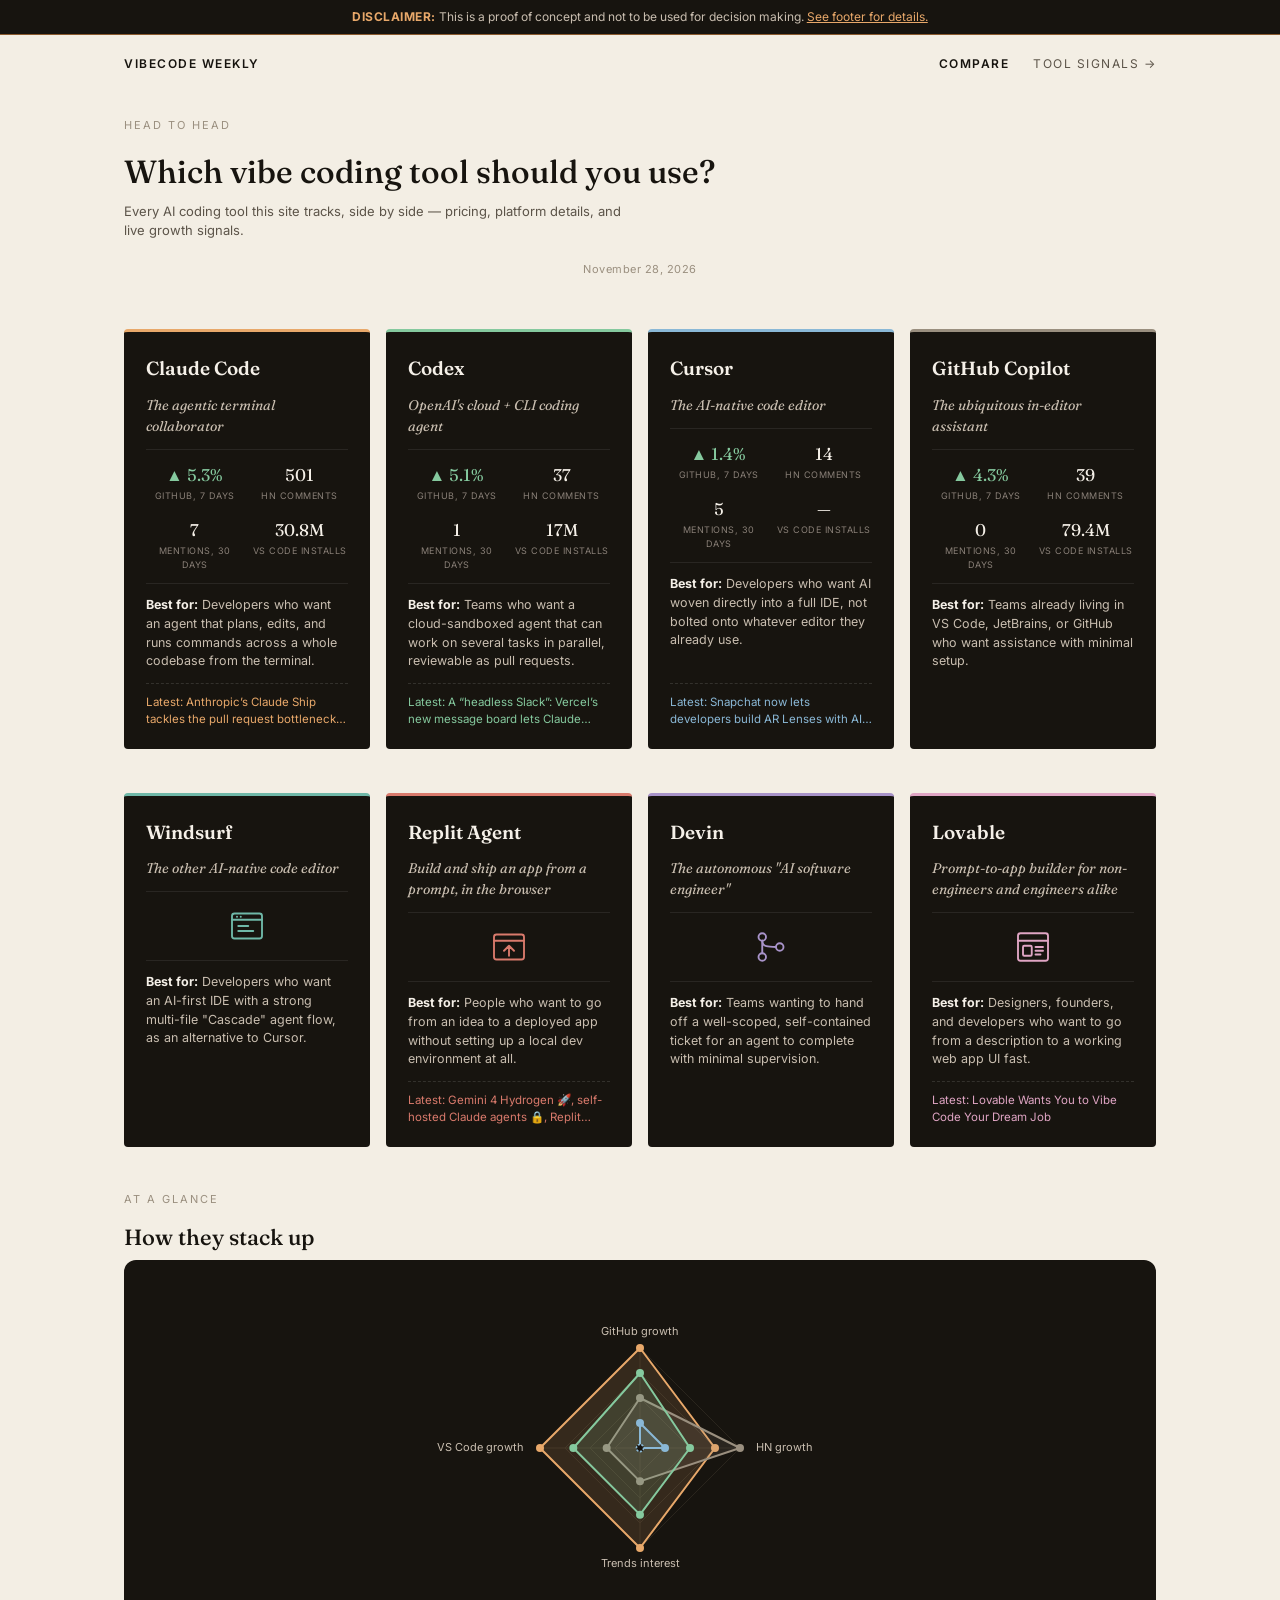
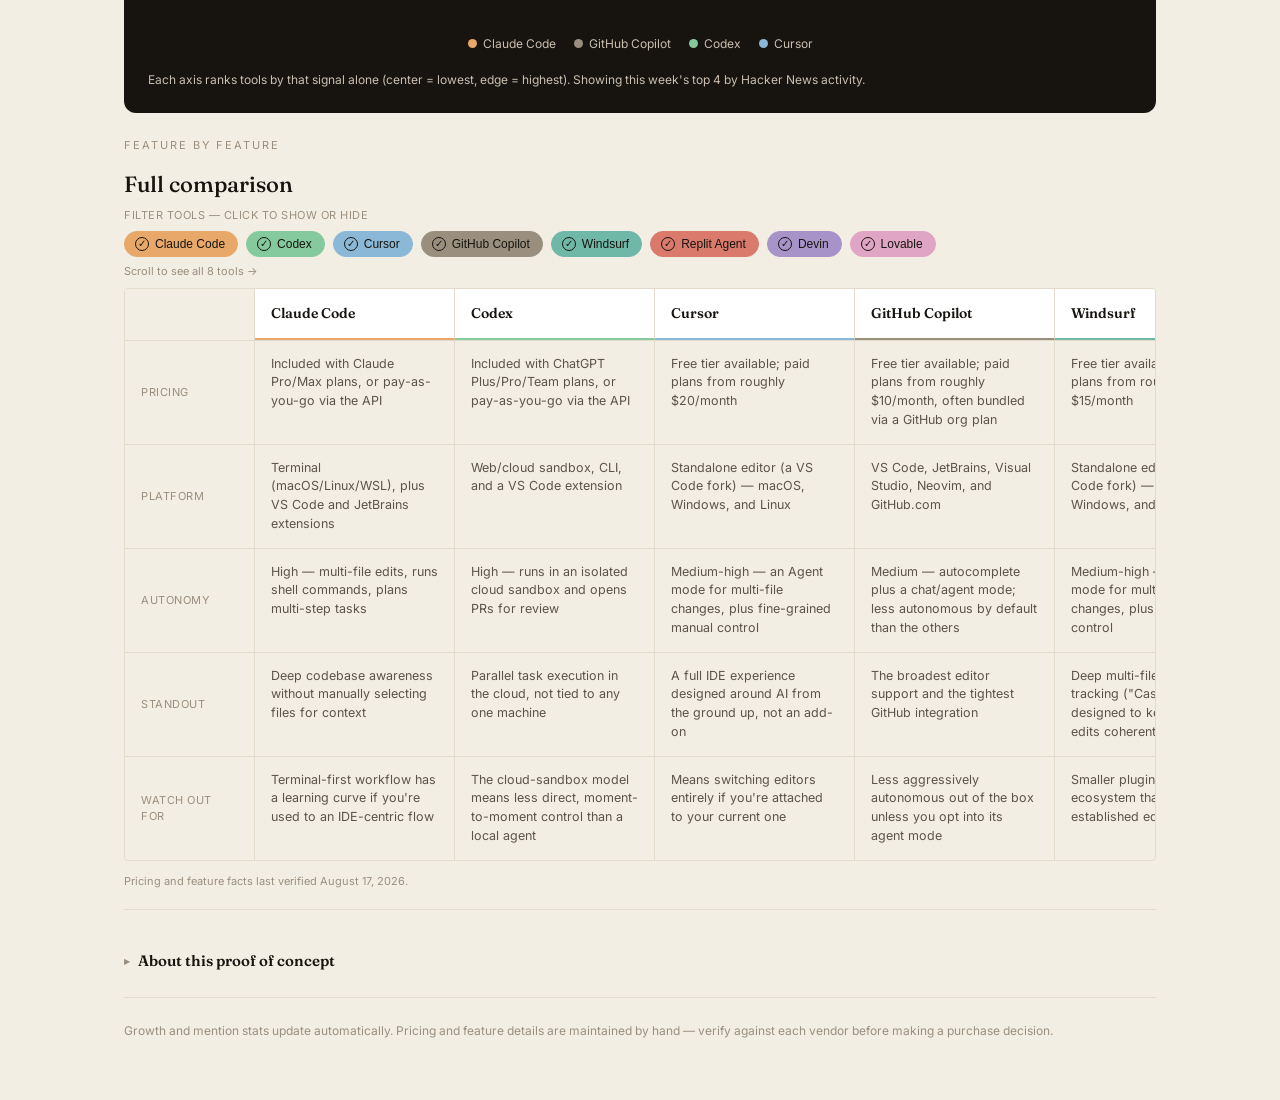
<file: compare.html>
<!DOCTYPE html>
<html lang="en">
<head>
<meta charset="UTF-8">
<meta name="viewport" content="width=device-width, initial-scale=1.0">
<title>Compare tools — Vibecode Weekly</title>
<meta name="description" content="Every vibe coding tool this site tracks, side by side — pricing, platform support, and live growth signals.">
<link rel="preconnect" href="https://fonts.googleapis.com">
<link href="https://fonts.googleapis.com/css2?family=Fraunces:ital,wght@0,500;0,600;1,500&family=Inter:wght@400;500;600&display=swap" rel="stylesheet">
<link rel="stylesheet" href="assets/style.css">
</head>
<body>

<div class="disclaimer-banner">
  <div class="disclaimer-banner-inner">
    <strong>DISCLAIMER:</strong> This is a proof of concept and not to be used for decision making. <a href="#disclosure">See footer for details.</a>
  </div>
</div>

<div class="wrap">
  <nav class="site-nav">
    <a href="index.html" style="font-weight:600;">Vibecode Weekly</a>
    <div class="links">
      <a href="compare.html" class="active">Compare</a>
      <a href="leaderboard.html">Tool Signals →</a>
    </div>
  </nav>

  <header class="masthead" style="padding-top:24px;">
    <div class="section-label" style="text-align:left;">Head to head</div>
    <div class="section-title" style="text-align:left; font-size:32px;">Which vibe coding tool should you use?</div>
    <p class="section-subtitle" style="text-align:left;">
      Every AI coding tool this site tracks, side by side — pricing, platform details, and live growth signals.
    </p>
    <p class="freshness-note" id="freshness-note"></p>
  </header>

  <div id="tool-hero-section">
    <div class="tool-hero-grid" id="tool-hero-grid-tracked">
      <div class="empty-state">Loading…</div>
    </div>

    <div class="tool-hero-grid" id="tool-hero-grid-other">
      <div class="empty-state">Loading…</div>
    </div>
  </div>

  <section>
    <div class="section-label">At a glance</div>
    <div class="section-title" style="font-size:22px;">How they stack up</div>
    <div class="chart-card">
      <div class="radar-wrap">
        <svg id="radar-chart" style="width:100%; max-width:420px; height:340px; display:block;"></svg>
        <div class="radar-legend" id="radar-legend"></div>
      </div>
      <p class="chart-caption" id="radar-caption"></p>
    </div>
  </section>

  <section>
    <div class="section-label">Feature by feature</div>
    <div class="section-title" style="font-size:22px;">Full comparison</div>
    <p class="compare-filter-label">Filter tools — click to show or hide</p>
    <div class="compare-filter" id="compare-filter"></div>
    <p class="compare-scroll-hint" id="compare-scroll-hint"></p>
    <div class="compare-table" id="compare-table"></div>
    <p class="verified-note" id="verified-note"></p>
  </section>

  <footer class="site-footer" id="disclosure">
    <details class="disclosure-block">
      <summary class="disclosure-title">About this proof of concept</summary>
      <dl class="disclosure-list">
        <dt>Human owner</dt>
        <dd>Andrej Verity (UNOCHA)</dd>

        <dt>Purpose</dt>
        <dd>A proof-of-concept dashboard tracking public signals (GitHub, Hacker News, Google Trends, VS Code Marketplace) and news/video mentions for AI-assisted coding tools, to explore what an automated trend-tracking pipeline could look like. It is not meant to serve as a source of truth for product, investment, or strategic decisions.</dd>

        <dt>Data sources</dt>
        <dd>Figures are pulled from public APIs (GitHub, Hacker News/Algolia, a third-party Google Trends proxy, the VS Code Marketplace, and <a href="https://www.producthunt.com/categories/vibe-coding" target="_blank" rel="noopener">Product Hunt's "vibe-coding" category</a>) - none are synthetic or estimated by design, though some third-party sources have known reliability gaps (see the notes on the Signals and Compare pages). News/video sources are configured in a <a href="https://docs.google.com/spreadsheets/d/1EYDeWW4HbBqZSze_riyWssYhKMPdMFvS5IY1tG8cBcA/edit?usp=sharing" target="_blank" rel="noopener">Google Sheet</a> maintained by hand, not in code. Full source and methodology: <a href="https://github.com/UN-OCHA/vibe_coding_trend_data" target="_blank" rel="noopener">the project's GitHub repo</a>.</dd>

        <dt>AI involvement</dt>
        <dd>This site's code, copy, and design were built with AI assistance (Claude). Tool pricing/platform facts in the comparison table are hand-curated, not AI-generated. Article/video relevance tagging optionally uses an LLM (Gemini) as a second opinion on top of keyword-based rules.</dd>

        <dt>Limitations</dt>
        <dd>Every signal here is a narrow proxy (e.g. GitHub topic-tag counts, comment volume on one forum), not a validated usage or market-share metric, and none are blended into a single score or ranking. Nothing on this site has been independently audited. Treat it as illustrative, not authoritative.</dd>
      </dl>
    </details>
    Growth and mention stats update automatically. Pricing and feature details are maintained by hand —
    verify against each vendor before making a purchase decision.
  </footer>
</div>

<script src="assets/app.js"></script>
<script src="assets/tool-profiles.js"></script>
<script src="assets/radar-chart.js"></script>
<script>
// Purely client-side keyword match over already-fetched news.json - finds
// which recent stories are about which tool. No new data collection, no
// Gemini call: this is the same lightweight pattern fetch_news.py's own
// matches_topic() uses, just run in the browser against data already on
// the page.
//
// "Cursor", "Codex", "Windsurf", and "Lovable" are matched as a
// capitalized whole word, WITHOUT the case-insensitive flag - same
// reasoning as fetch_news.py's CAPITALIZED_WORD_RE: each is ambiguous
// with an ordinary word (a mouse/text cursor, a historical codex, the
// windsurfing sport, an everyday adjective) when matched loosely, so
// only a capitalized match counts. The multi-word phrases don't have
// that ambiguity, so those stay case-insensitive.
const TOOL_MATCHERS = {
  "Claude Code": /claude code/i,
  "Codex": /\bCodex\b/,
  "Cursor": /\bCursor\b/,
  "GitHub Copilot": /github copilot/i,
  "Windsurf": /\bWindsurf\b/,
  "Replit Agent": /replit agent/i,
  "Devin": /\bDevin\b/,
  "Lovable": /\bLovable\b/,
};
const MENTION_LOOKBACK_DAYS = 30;
const RADAR_TOOL_COUNT = 4; // cap the radar chart to the top N by HN comment volume - see renderRadar()

async function init() {
  try {
    const [signals, news, status] = await Promise.all([
      fetchJson("data/signals.json"),
      fetchJson("data/news.json").catch(() => []),
      fetchJson("data/status.json").catch(() => ({})),
    ]);

    const signalsByName = {};
    signals.forEach((t) => { signalsByName[t.name] = t; });

    const cutoff = new Date();
    cutoff.setDate(cutoff.getDate() - MENTION_LOOKBACK_DAYS);
    const mentionsByTool = {};
    Object.keys(TOOL_MATCHERS).forEach((name) => { mentionsByTool[name] = []; });
    news.forEach((story) => {
      if (new Date(story.date) < cutoff) return;
      for (const [name, re] of Object.entries(TOOL_MATCHERS)) {
        // Title-only missed real mentions buried in the body of an article
        // about several tools at once (e.g. a roundup piece) - excerpt is
        // matched too now, not just the headline.
        if (re.test(story.title) || re.test(story.excerpt || "")) mentionsByTool[name].push(story);
      }
    });

    renderToolCards(signalsByName, mentionsByTool);
    renderRadar(signalsByName);
    renderCompareFilter();
    renderCompareTable();

    const dates = [status.news, status.youtube, status.trends].filter(Boolean);
    if (dates.length) {
      const mostRecent = dates.sort().at(-1);
      const d = new Date(mostRecent);
      document.getElementById("freshness-note").textContent =
        d.toLocaleDateString(undefined, { month: "long", day: "numeric", year: "numeric" });
    }
  } catch (e) {
    console.error("Failed to load comparison data", e);
    document.getElementById("tool-hero-section").innerHTML = '<div class="empty-state">Comparison data unavailable right now.</div>';
  }
}

// These four don't have a comparable GitHub-topic-tag / VS Code
// Marketplace signal to the other four - not because they're a different
// TYPE of tool (Windsurf is architecturally the same kind of AI-native
// editor as Cursor, just without comparable tracked data here), but
// because they're either not distributed as a tagged repo or VS Code
// extension at all (Replit Agent, Devin, and Lovable are browser-hosted
// platforms), or their tracked footprint is still too small to be
// meaningful (Windsurf: single-digit GitHub repos, 0 HN comments some
// weeks). A stats row of mostly "—"/near-zero numbers for these four
// would read as broken, not informative - see renderToolCards().
const UNTRACKED_STATS_TOOLS = new Set(["Windsurf", "Replit Agent", "Devin", "Lovable"]);

// Small hand-drawn glyphs (not real product logos - this project avoids
// scraped/trademarked assets, see tool-profiles.js's own docstring) for
// the four cards above that lose their stats row - fills the vertical
// space that leaves behind and gives each a bit of visual identity
// beyond its accent color. Each depicts what the tool actually does
// (not a pun/mascot): Windsurf's own editor+code lines, Replit Agent's
// browser shipping an app, Devin's autonomous branch-to-PR flow, and
// Lovable's generated page layout. currentColor picks up --tool-color
// from the enclosing .tool-card.
const TOOL_ICONS = {
  "Windsurf": `<svg viewBox="0 0 32 32" fill="none" stroke="currentColor" stroke-width="1.5" stroke-linecap="round" stroke-linejoin="round">
    <rect x="4" y="6" width="24" height="20" rx="2"/>
    <line x1="4" y1="11" x2="28" y2="11"/>
    <circle cx="8" cy="8.5" r="0.8" fill="currentColor" stroke="none"/>
    <circle cx="11" cy="8.5" r="0.8" fill="currentColor" stroke="none"/>
    <line x1="9" y1="16" x2="17" y2="16"/>
    <line x1="9" y1="20" x2="21" y2="20"/>
  </svg>`,
  "Replit Agent": `<svg viewBox="0 0 32 32" fill="none" stroke="currentColor" stroke-width="1.5" stroke-linecap="round" stroke-linejoin="round">
    <rect x="4" y="6" width="24" height="20" rx="2"/>
    <line x1="4" y1="11" x2="28" y2="11"/>
    <path d="M16 15 L16 23 M12 19 L16 15 L20 19"/>
  </svg>`,
  "Devin": `<svg viewBox="0 0 32 32" fill="none" stroke="currentColor" stroke-width="1.5" stroke-linecap="round" stroke-linejoin="round">
    <circle cx="9" cy="8" r="3"/>
    <circle cx="9" cy="24" r="3"/>
    <circle cx="23" cy="16" r="3"/>
    <line x1="9" y1="11" x2="9" y2="21"/>
    <path d="M9 11 C9 16 14 16 20 16"/>
  </svg>`,
  "Lovable": `<svg viewBox="0 0 32 32" fill="none" stroke="currentColor" stroke-width="1.5" stroke-linecap="round" stroke-linejoin="round">
    <rect x="4" y="5" width="24" height="22" rx="2"/>
    <line x1="4" y1="11" x2="28" y2="11"/>
    <rect x="8" y="15" width="7" height="8" rx="1"/>
    <line x1="18" y1="16" x2="24" y2="16"/>
    <line x1="18" y1="19" x2="24" y2="19"/>
    <line x1="18" y1="22" x2="22" y2="22"/>
  </svg>`,
};

function toolCardHtml(name, profile, signalsByName, mentionsByTool) {
  const m = signalsByName[name] || {};
  const mentions = mentionsByTool[name] || [];
  const latest = mentions[0];
  const hasGrowth = m.github_growth_pct !== undefined && m.github_growth_pct !== null;
  const statsRow = UNTRACKED_STATS_TOOLS.has(name) ? "" : `
        <div class="tool-stats-row">
          <div class="tool-stat">
            <div class="tool-stat-value ${hasGrowth ? (m.github_growth_pct >= 0 ? "up" : "down") : ""}">${hasGrowth ? (m.github_growth_pct >= 0 ? "▲" : "▼") + " " + Math.abs(m.github_growth_pct) + "%" : "—"}</div>
            <div class="tool-stat-label">GitHub, 7 days</div>
          </div>
          <div class="tool-stat">
            <div class="tool-stat-value">${m.hn_comments ?? "—"}</div>
            <div class="tool-stat-label">HN comments</div>
          </div>
          <div class="tool-stat">
            <div class="tool-stat-value">${mentions.length}</div>
            <div class="tool-stat-label">Mentions, 30 days</div>
          </div>
          <div class="tool-stat">
            <div class="tool-stat-value">${m.vscode_installs != null ? formatCompact(m.vscode_installs) : "—"}</div>
            <div class="tool-stat-label">VS Code installs</div>
          </div>
        </div>`;
  const icon = TOOL_ICONS[name] ? `<div class="tool-card-icon">${TOOL_ICONS[name]}</div>` : "";
  return `
      <div class="tool-card" style="--tool-color:${profile.color}">
        <div class="tool-card-head">
          <div class="tool-name">${name}</div>
        </div>
        <p class="tool-tagline">${profile.tagline}</p>${statsRow}${icon}
        <p class="tool-best-for"><strong>Best for:</strong> ${profile.bestFor}</p>
        ${latest ? `<a class="tool-latest" href="${latest.url}" target="_blank" rel="noopener">Latest: ${latest.title}</a>` : ""}
      </div>
    `;
}

function renderToolCards(signalsByName, mentionsByTool) {
  const entries = Object.entries(TOOL_PROFILES);
  document.getElementById("tool-hero-grid-tracked").innerHTML = entries
    .filter(([name]) => !UNTRACKED_STATS_TOOLS.has(name))
    .map(([name, profile]) => toolCardHtml(name, profile, signalsByName, mentionsByTool)).join("");
  document.getElementById("tool-hero-grid-other").innerHTML = entries
    .filter(([name]) => UNTRACKED_STATS_TOOLS.has(name))
    .map(([name, profile]) => toolCardHtml(name, profile, signalsByName, mentionsByTool)).join("");
}

/** Converts raw values to [0,1] by RANK among this set, not magnitude -
 *  e.g. with 4 tools, last place -> 0.25, first place -> 1.0. Chosen over
 *  plain min-max scaling because these tools' raw numbers differ by
 *  orders of magnitude on some axes (GitHub repo count especially) -
 *  min-max would let one outlier dominate the shape and squash the other
 *  three into an indistinguishable cluster near the center. Rank keeps
 *  every tool visually legible; the actual magnitudes are already shown
 *  in the stat cards above, so nothing here is hidden, just re-scaled
 *  for a chart that's meant to be read at a glance. */
function rankNormalize(values) {
  const order = values.map((_, i) => i).sort((a, b) => values[a] - values[b]);
  const scores = new Array(values.length);
  order.forEach((originalIndex, rank) => { scores[originalIndex] = (rank + 1) / values.length; });
  return scores;
}

function renderRadar(signalsByName) {
  // Capped to the top N by Hacker News comment volume this week - the one
  // signal every tracked tool actually has (see compute_signals.py's TOOLS
  // dict), so it's a defensible, always-populated way to pick which tools
  // are "in the conversation" enough to chart, without resurrecting a
  // blended ranking just to decide it. The comparison table below still
  // covers every tool.
  const allNames = Object.keys(TOOL_PROFILES);
  const names = [...allNames]
    .sort((a, b) => (signalsByName[b]?.hn_comments || 0) - (signalsByName[a]?.hn_comments || 0))
    .slice(0, RADAR_TOOL_COUNT);
  // Four axes - the four raw signals tracked everywhere else on the site
  // (see leaderboard.html), no composite "momentum" axis.
  const axisLabels = ["GitHub growth", "HN growth", "Trends interest", "VS Code growth"];

  // Each axis is ranked only among tools that actually HAVE that signal -
  // a null value (not tracked, see compute_signals.py's TOOLS dict) folded
  // into the ranking as if it were a real low number would fabricate a
  // rank that was never measured. Those tools get an explicit "no data"
  // marker on that axis instead.
  function rankWithGaps(values) {
    const trackedIndexes = values.map((v, i) => (v !== null ? i : null)).filter((i) => i !== null);
    const trackedRanks = rankNormalize(trackedIndexes.map((i) => values[i]));
    const ranks = values.map(() => 0);
    trackedIndexes.forEach((origIndex, j) => { ranks[origIndex] = trackedRanks[j]; });
    return ranks;
  }

  const githubValues = names.map((n) => {
    const v = signalsByName[n]?.github_growth_pct;
    return v !== undefined && v !== null ? v : null;
  });
  const hnValues = names.map((n) => {
    const v = signalsByName[n]?.hn_growth_pct;
    return v !== undefined && v !== null ? v : null;
  });
  const trendsValues = names.map((n) => {
    const v = signalsByName[n]?.trends_interest;
    return v !== undefined && v !== null ? v : null;
  });
  const vscodeValues = names.map((n) => {
    const v = signalsByName[n]?.vscode_growth_pct;
    return v !== undefined && v !== null ? v : null;
  });
  const githubRanks = rankWithGaps(githubValues);
  const hnRanks = rankWithGaps(hnValues);
  const interestRanks = rankWithGaps(trendsValues);
  const vscodeRanks = rankWithGaps(vscodeValues);

  const seriesByTool = {};
  const noDataAxes = {};
  names.forEach((name, i) => {
    seriesByTool[name] = [githubRanks[i], hnRanks[i], interestRanks[i], vscodeRanks[i]];
    const gaps = [];
    if (githubValues[i] === null) gaps.push(0);
    if (hnValues[i] === null) gaps.push(1);
    if (trendsValues[i] === null) gaps.push(2);
    if (vscodeValues[i] === null) gaps.push(3);
    if (gaps.length) noDataAxes[name] = gaps;
  });

  // An axis where NONE of the displayed tools have data yet (e.g. VS Code
  // growth before a second weekly snapshot exists to diff against) would
  // otherwise render as every tool's per-tool "no data" marker stacked on
  // top of each other at dead center - indistinguishable from nothing.
  // Flagging it lets renderRadarChart draw one clear "not enough data yet"
  // treatment for the whole axis instead.
  const emptyAxes = [githubValues, hnValues, trendsValues, vscodeValues]
    .map((vals, i) => (vals.every((v) => v === null) ? i : null))
    .filter((i) => i !== null);

  renderRadarChart(document.getElementById("radar-chart"), seriesByTool, axisLabels, {
    colors: Object.fromEntries(names.map((n) => [n, TOOL_PROFILES[n].color])),
    noDataAxes,
    emptyAxes,
  });

  const legend = document.getElementById("radar-legend");
  legend.innerHTML = names.map((name) => `
    <button class="radar-legend-item" data-name="${name}" style="--tool-color:${TOOL_PROFILES[name].color}">
      <span class="radar-legend-dot"></span>${name}
    </button>
  `).join("");
  legend.querySelectorAll(".radar-legend-item").forEach((btn) => {
    btn.addEventListener("click", () => {
      btn.classList.toggle("radar-legend-off");
      const g = document.querySelector(`#radar-chart .radar-series[data-name="${CSS.escape(btn.dataset.name)}"]`);
      if (g) g.classList.toggle("radar-series-hidden");
    });
  });

  const cappedNote = allNames.length > RADAR_TOOL_COUNT
    ? ` Showing this week's top ${RADAR_TOOL_COUNT} by Hacker News activity.`
    : "";
  document.getElementById("radar-caption").textContent =
    "Each axis ranks tools by that signal alone (center = lowest, edge = highest)." + cappedNote;
}

// Which tools show as columns in the full comparison table - starts as
// everyone, narrowed by clicking pills in #compare-filter. Kept as
// module-level state (not re-derived from the DOM) so toggling one pill
// doesn't need to re-read every other pill's state to know what's on.
let compareSelected = new Set(Object.keys(TOOL_PROFILES));

function renderCompareFilter() {
  const allNames = Object.keys(TOOL_PROFILES);
  const filterEl = document.getElementById("compare-filter");
  filterEl.innerHTML = allNames.map((name) => {
    const active = compareSelected.has(name);
    return `
      <button class="compare-filter-pill ${active ? "active" : ""}" data-name="${name}" style="--tool-color:${TOOL_PROFILES[name].color}">
        <span class="compare-filter-pill-icon">${active ? "✓" : "+"}</span>${name}
      </button>
    `;
  }).join("");
  filterEl.querySelectorAll(".compare-filter-pill").forEach((btn) => {
    btn.addEventListener("click", () => {
      const name = btn.dataset.name;
      // Never let the table go to zero columns - toggling the last
      // selected pill off would leave nothing to compare.
      if (compareSelected.has(name)) {
        if (compareSelected.size === 1) return;
        compareSelected.delete(name);
      } else {
        compareSelected.add(name);
      }
      renderCompareFilter();
      renderCompareTable();
    });
  });
}

function renderCompareTable() {
  const allNames = Object.keys(TOOL_PROFILES);
  const names = allNames.filter((n) => compareSelected.has(n));
  const rows = [
    ["Pricing", "pricing"],
    ["Platform", "platform"],
    ["Autonomy", "autonomy"],
    ["Standout", "standout"],
    ["Watch out for", "watchOut"],
  ];
  const table = document.getElementById("compare-table");
  // Fixed pixel width per column, set directly on each row (not a CSS
  // custom property, and not minmax(_, 1fr) - a "1fr" track's resolved
  // width depends on the row's own content under the flex-shrink:0 sizing
  // .compare-row uses to enable horizontal scroll, which was making each
  // row a different total width and columns fail to line up between rows).
  // A flat pixel width is identical for every row regardless of content.
  const gridCols = `130px repeat(${names.length}, 200px)`;
  const headerCells = names.map((name) => `<div class="compare-cell compare-head" style="--tool-color:${TOOL_PROFILES[name].color}">${name}</div>`).join("");
  const bodyRows = rows.map(([label, key]) => `
    <div class="compare-row" style="grid-template-columns:${gridCols}">
      <div class="compare-cell compare-row-label">${label}</div>
      ${names.map((name) => `<div class="compare-cell">${TOOL_PROFILES[name][key]}</div>`).join("")}
    </div>
  `).join("");
  table.innerHTML = `
    <div class="compare-row compare-row-head" style="grid-template-columns:${gridCols}">
      <div class="compare-cell compare-row-label"></div>
      ${headerCells}
    </div>
    ${bodyRows}
  `;

  document.getElementById("compare-scroll-hint").textContent = names.length < allNames.length
    ? `Showing ${names.length} of ${allNames.length} tools - click a pill above to add or remove one.`
    : `Scroll to see all ${names.length} tools →`;

  const oldestVerified = names.map((n) => TOOL_PROFILES[n].verified).sort()[0];
  const d = new Date(oldestVerified);
  document.getElementById("verified-note").textContent =
    `Pricing and feature facts last verified ${d.toLocaleDateString(undefined, { month: "long", day: "numeric", year: "numeric" })}.`;
}

init();
</script>
</body>
</html>
</file>
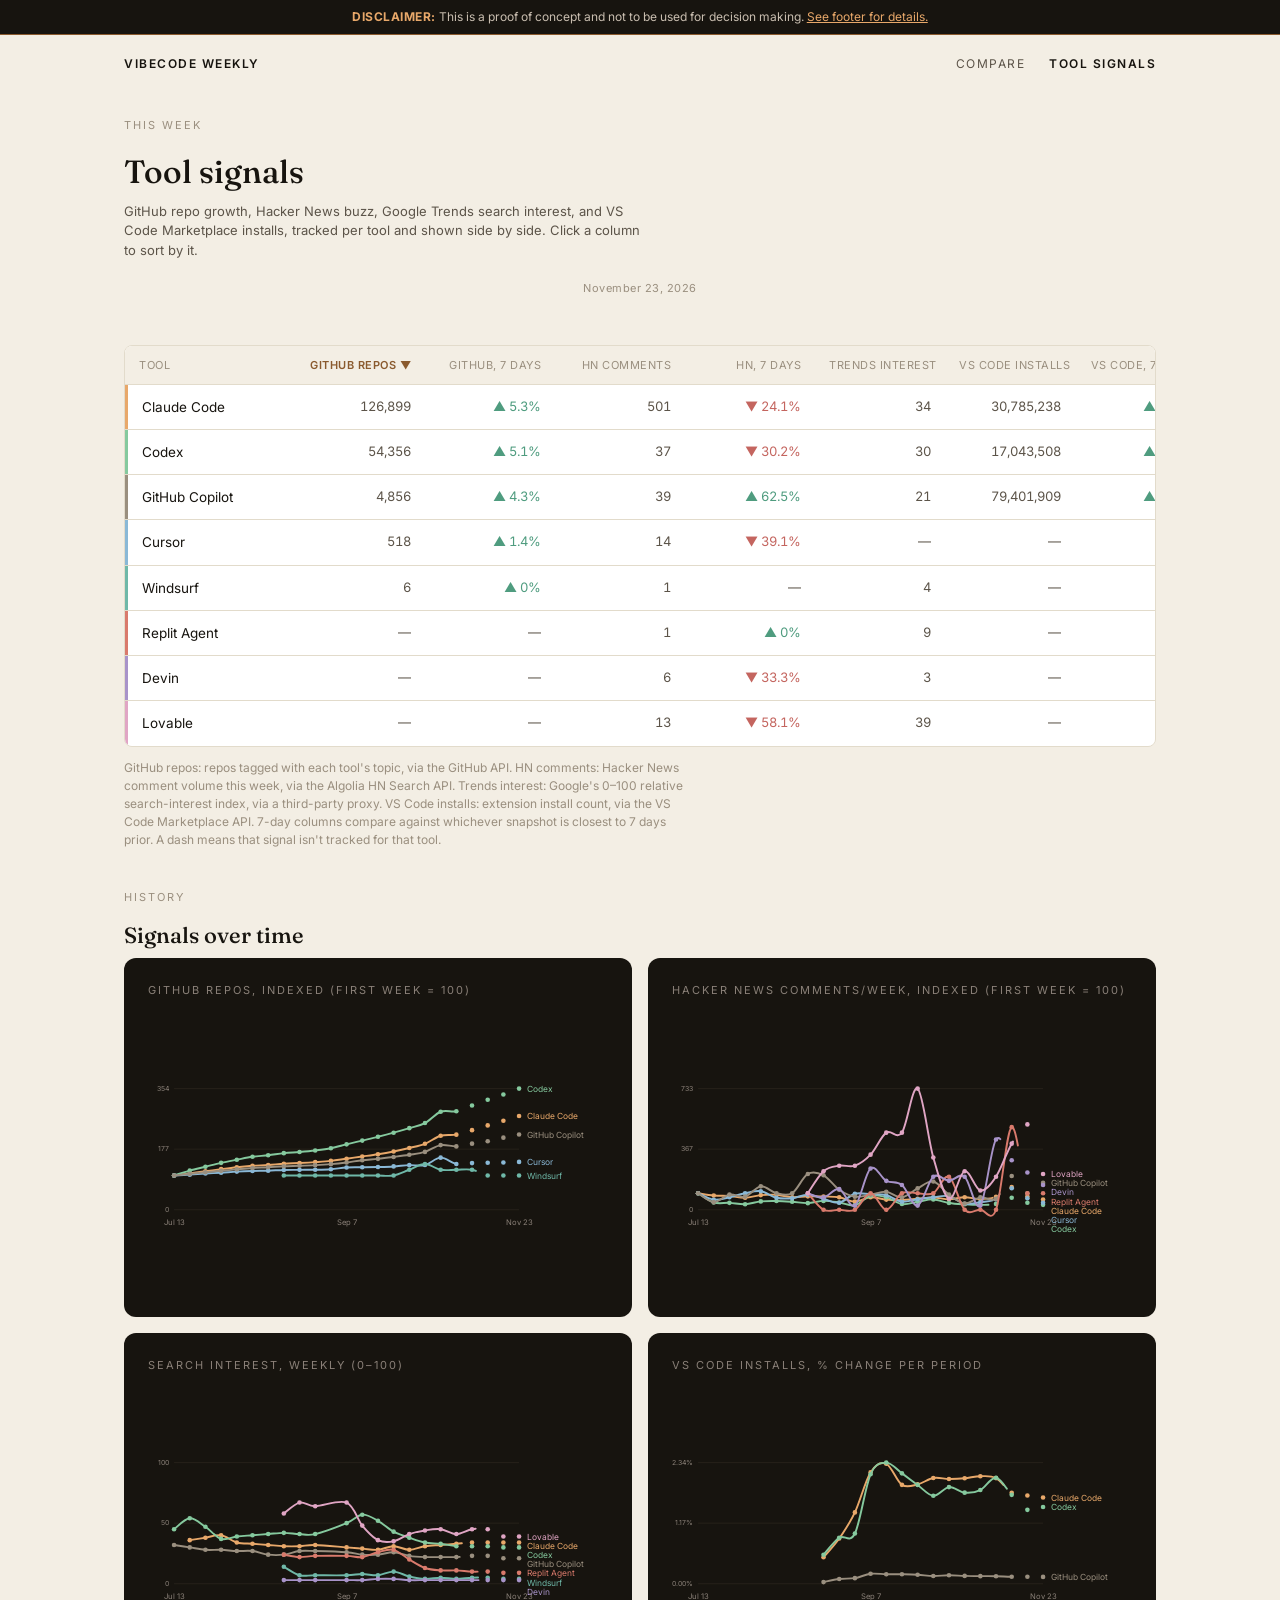
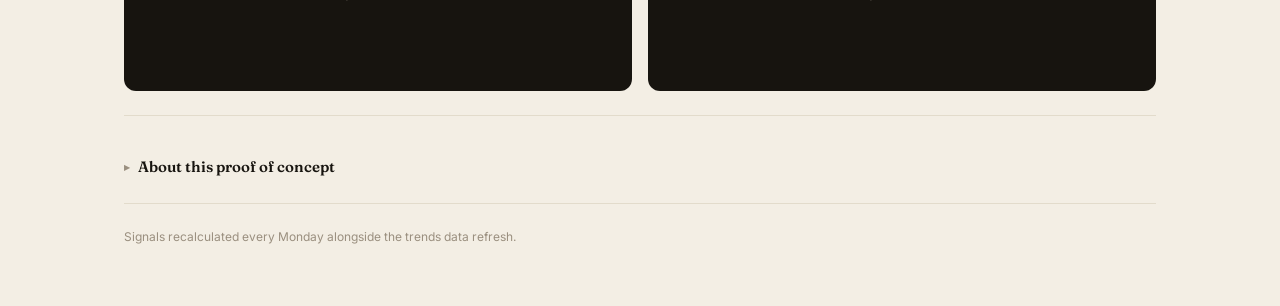
<file: leaderboard.html>
<!DOCTYPE html>
<html lang="en">
<head>
<meta charset="UTF-8">
<meta name="viewport" content="width=device-width, initial-scale=1.0">
<title>Tool signals — Vibecode Weekly</title>
<meta name="description" content="GitHub growth, Hacker News buzz, Google Trends interest, and VS Code installs for every AI coding tool this site tracks, shown side by side.">
<link rel="preconnect" href="https://fonts.googleapis.com">
<link href="https://fonts.googleapis.com/css2?family=Fraunces:ital,wght@0,500;0,600;1,500&family=Inter:wght@400;500;600&display=swap" rel="stylesheet">
<link rel="stylesheet" href="assets/style.css">
</head>
<body>

<div class="disclaimer-banner">
  <div class="disclaimer-banner-inner">
    <strong>DISCLAIMER:</strong> This is a proof of concept and not to be used for decision making. <a href="#disclosure">See footer for details.</a>
  </div>
</div>

<div class="wrap">
  <nav class="site-nav">
    <a href="index.html" style="font-weight:600;">Vibecode Weekly</a>
    <div class="links">
      <a href="compare.html">Compare</a>
      <a href="leaderboard.html" class="active">Tool Signals</a>
    </div>
  </nav>

  <header class="masthead" style="padding-top:24px;">
    <div class="section-label" style="text-align:left;">This week</div>
    <div class="section-title" style="text-align:left; font-size:32px;">Tool signals</div>
    <p class="section-subtitle" style="text-align:left;">
      GitHub repo growth, Hacker News buzz, Google Trends search interest, and VS Code Marketplace installs,
      tracked per tool and shown side by side. Click a column to sort by it.
    </p>
    <p class="freshness-note" id="freshness-note"></p>
  </header>

  <div class="signals-table" id="signals-table">
    <div class="empty-state">Loading…</div>
  </div>

  <p class="method-note">
    GitHub repos: repos tagged with each tool's topic, via the GitHub API. HN comments: Hacker News comment
    volume this week, via the Algolia HN Search API. Trends interest: Google's 0–100 relative search-interest
    index, via a third-party proxy. VS Code installs: extension install count, via the VS Code Marketplace API.
    7-day columns compare against whichever snapshot is closest to 7 days prior. A dash means that signal isn't
    tracked for that tool.
  </p>

  <section>
    <div class="section-label">History</div>
    <div class="section-title" style="font-size:22px;">Signals over time</div>
    <div class="chart-grid">
      <div class="chart-card">
        <div class="chart-label">GitHub repos, indexed (first week = 100)</div>
        <svg id="repo-trend-chart" style="width:100%; height:280px; display:block;"></svg>
      </div>
      <div class="chart-card">
        <div class="chart-label">Hacker News comments/week, indexed (first week = 100)</div>
        <svg id="hn-trend-chart" style="width:100%; height:280px; display:block;"></svg>
      </div>
      <div class="chart-card">
        <div class="chart-label">Search interest, weekly (0–100)</div>
        <svg id="interest-trend-chart" style="width:100%; height:280px; display:block;"></svg>
      </div>
      <div class="chart-card">
        <div class="chart-label">VS Code installs, % change per period</div>
        <svg id="vscode-trend-chart" style="width:100%; height:280px; display:block;"></svg>
      </div>
    </div>
  </section>

  <footer class="site-footer" id="disclosure">
    <details class="disclosure-block">
      <summary class="disclosure-title">About this proof of concept</summary>
      <dl class="disclosure-list">
        <dt>Human owner</dt>
        <dd>Andrej Verity (UNOCHA)</dd>

        <dt>Purpose</dt>
        <dd>A proof-of-concept dashboard tracking public signals (GitHub, Hacker News, Google Trends, VS Code Marketplace) and news/video mentions for AI-assisted coding tools, to explore what an automated trend-tracking pipeline could look like. It is not meant to serve as a source of truth for product, investment, or strategic decisions.</dd>

        <dt>Data sources</dt>
        <dd>Figures are pulled from public APIs (GitHub, Hacker News/Algolia, a third-party Google Trends proxy, the VS Code Marketplace, and <a href="https://www.producthunt.com/categories/vibe-coding" target="_blank" rel="noopener">Product Hunt's "vibe-coding" category</a>) - none are synthetic or estimated by design, though some third-party sources have known reliability gaps (see the notes on the Signals and Compare pages). News/video sources are configured in a <a href="https://docs.google.com/spreadsheets/d/1EYDeWW4HbBqZSze_riyWssYhKMPdMFvS5IY1tG8cBcA/edit?usp=sharing" target="_blank" rel="noopener">Google Sheet</a> maintained by hand, not in code. Full source and methodology: <a href="https://github.com/UN-OCHA/vibe_coding_trend_data" target="_blank" rel="noopener">the project's GitHub repo</a>.</dd>

        <dt>AI involvement</dt>
        <dd>This site's code, copy, and design were built with AI assistance (Claude). Tool pricing/platform facts in the comparison table are hand-curated, not AI-generated. Article/video relevance tagging optionally uses an LLM (Gemini) as a second opinion on top of keyword-based rules.</dd>

        <dt>Limitations</dt>
        <dd>Every signal here is a narrow proxy (e.g. GitHub topic-tag counts, comment volume on one forum), not a validated usage or market-share metric, and none are blended into a single score or ranking. Nothing on this site has been independently audited. Treat it as illustrative, not authoritative.</dd>
      </dl>
    </details>
    Signals recalculated every Monday alongside the trends data refresh.
  </footer>
</div>

<script src="assets/app.js"></script>
<script src="assets/trend-chart.js"></script>
<script>
const TREND_COLORS = {
  "Claude Code": "#e8a86a",
  "Codex": "#85c99e",
  "Cursor": "#8ab8d6",
  "GitHub Copilot": "#9a8f7f",
  "Windsurf": "#6fb8a8",
  "Replit Agent": "#d97a6c",
  "Devin": "#a893c9",
  "Lovable": "#e0a5c4",
};

const COLUMNS = [
  { key: "name", label: "Tool", numeric: false },
  { key: "github_repo_count", label: "GitHub repos", numeric: true },
  { key: "github_growth_pct", label: "GitHub, 7 days", numeric: true, pct: true },
  { key: "hn_comments", label: "HN comments", numeric: true },
  { key: "hn_growth_pct", label: "HN, 7 days", numeric: true, pct: true },
  { key: "trends_interest", label: "Trends interest", numeric: true },
  { key: "vscode_installs", label: "VS Code installs", numeric: true },
  { key: "vscode_growth_pct", label: "VS Code, 7 days", numeric: true, pct: true },
];

let sortKey = "github_repo_count";
let sortDir = -1; // -1 = descending, 1 = ascending

function renderSignalsTable(signals) {
  const container = document.getElementById("signals-table");

  const sorted = [...signals].sort((a, b) => {
    const av = a[sortKey], bv = b[sortKey];
    // Nulls always sort last, regardless of direction - "not tracked"
    // isn't meaningfully "less than zero", so it shouldn't jump to the
    // top just because a column is sorted ascending.
    if (av == null && bv == null) return 0;
    if (av == null) return 1;
    if (bv == null) return -1;
    if (typeof av === "string") return sortDir * av.localeCompare(bv);
    return sortDir * (av - bv);
  });

  const headerCells = COLUMNS.map((col) => `
    <button class="signals-head ${col.key === sortKey ? "signals-head-active" : ""}" data-key="${col.key}">
      ${col.label}${col.key === sortKey ? (sortDir === -1 ? " ▼" : " ▲") : ""}
    </button>
  `).join("");

  const bodyRows = sorted.map((tool) => `
    <div class="signals-row">
      <span class="signals-name" style="--tool-color:${TREND_COLORS[tool.name] || "var(--amber)"}">${tool.name}</span>
      ${cell(tool.github_repo_count)}
      ${cell(tool.github_growth_pct, true)}
      ${cell(tool.hn_comments)}
      ${cell(tool.hn_growth_pct, true)}
      ${cell(tool.trends_interest)}
      ${cell(tool.vscode_installs)}
      ${cell(tool.vscode_growth_pct, true)}
    </div>
  `).join("");

  container.innerHTML = `
    <div class="signals-row signals-row-head">${headerCells}</div>
    ${bodyRows}
  `;

  container.querySelectorAll(".signals-head").forEach((btn) => {
    btn.addEventListener("click", () => {
      const key = btn.dataset.key;
      if (key === sortKey) {
        sortDir *= -1;
      } else {
        sortKey = key;
        sortDir = -1;
      }
      renderSignalsTable(signals);
    });
  });
}

function cell(value, isPct = false) {
  if (value == null) return `<span class="signals-cell">—</span>`;
  if (isPct) {
    const cls = value >= 0 ? "up" : "down";
    return `<span class="signals-cell delta ${cls}">${value >= 0 ? "▲" : "▼"} ${Math.abs(value)}%</span>`;
  }
  return `<span class="signals-cell">${value.toLocaleString()}</span>`;
}

async function init() {
  try {
    const signals = await fetchJson("data/signals.json");
    renderSignalsTable(signals);
  } catch (e) {
    console.error("Failed to load signals", e);
    document.getElementById("signals-table").innerHTML = '<div class="empty-state">Signals data unavailable right now.</div>';
  }

  // History charts - same indexed-line approach as index.html's repo
  // chart, reused here for HN comments too so tools of very different
  // scale (Claude Code's HN volume vs. a much smaller tool) are still
  // comparable as relative growth rather than one flat line at the bottom.
  try {
    const [countsRows, interestRows] = await Promise.all([
      fetchCsv("data/counts_trends.csv"),
      fetchCsv("data/interest_trends.csv"),
    ]);
    const counts = seriesByMetric(countsRows);
    const interest = seriesByMetric(interestRows);

    const TOOL_GITHUB_METRIC = {
      "Claude Code": "repo_count_claude-code",
      "Codex": "repo_count_codex",
      "Cursor": "repo_count_cursor-ide",
      "GitHub Copilot": "repo_count_github-copilot",
      "Windsurf": "repo_count_windsurf-ide",
    };
    const TOOL_HN_METRIC = {
      "Claude Code": "weekly_comments_claude_code",
      "Codex": "weekly_comments_chatgpt_codex",
      "Cursor": "weekly_comments_cursor_ai",
      "GitHub Copilot": "weekly_comments_github_copilot",
      "Windsurf": "weekly_comments_windsurf_editor",
      "Replit Agent": "weekly_comments_replit_agent",
      "Devin": "weekly_comments_devin_ai",
      "Lovable": "weekly_comments_lovable_ai",
    };
    const TOOL_INTEREST_METRIC = {
      "Claude Code": "interest_claude_code",
      "Codex": "interest_chatgpt_codex",
      "GitHub Copilot": "interest_github_copilot",
      "Windsurf": "interest_windsurf_editor",
      "Replit Agent": "interest_replit_agent",
      "Devin": "interest_devin_ai",
      "Lovable": "interest_lovable_ai",
    };
    const TOOL_VSCODE_METRIC = {
      "Claude Code": "vscode_installs_claude_code",
      "Codex": "vscode_installs_codex",
      "GitHub Copilot": "vscode_installs_github_copilot",
    };

    function indexedSeries(metricMap, source) {
      const out = {};
      for (const [name, metric] of Object.entries(metricMap)) {
        const points = source[metric];
        if (!points || !points.length) continue;
        const base = points[0].value;
        // A zero baseline can't be honestly indexed to 100 (dividing by
        // it is meaningless, not just inconvenient) - skip the tool for
        // this chart rather than substituting a fake base of 1, which
        // made the line start at 0 instead of 100 like every other
        // series (e.g. Windsurf's first tracked week of HN comments was
        // a real, literal 0).
        if (!base) continue;
        out[name] = points.map((p) => ({ date: p.date, value: (p.value / base) * 100 }));
      }
      return out;
    }

    // Period-over-period % change, not indexed-from-first-week: VS Code
    // Marketplace install counts are already huge, mature totals (tens of
    // millions), so real differences in relative growth take a long time
    // to visibly separate when indexed against one fixed distant baseline
    // (see leaderboard/index chats - a tool growing ~10x faster than
    // another, relative to its own size, still reads as one flat line for
    // months under that scheme). Comparing each snapshot only to the one
    // right before it surfaces that difference immediately instead.
    function growthRateSeries(metricMap, source) {
      const out = {};
      for (const [name, metric] of Object.entries(metricMap)) {
        const points = source[metric];
        if (!points || points.length < 2) continue; // need 2+ snapshots for a rate
        const rates = [];
        for (let i = 1; i < points.length; i++) {
          const prev = points[i - 1].value;
          if (!prev) continue; // can't rate a zero baseline
          rates.push({ date: points[i].date, value: ((points[i].value - prev) / prev) * 100 });
        }
        if (rates.length) out[name] = rates;
      }
      return out;
    }

    const anyRepoSeries = Object.values(TOOL_GITHUB_METRIC).map((m) => counts[m]).find((s) => s && s.length);
    const weekLabels = (anyRepoSeries || []).map((p) => {
      const d = new Date(p.date);
      return d.toLocaleDateString(undefined, { month: "short", day: "numeric" });
    });
    // The full timeline's dates, aligned with weekLabels - lets
    // renderTrendChart place a shorter series (a tool tracked for fewer
    // weeks, e.g. VS Code installs) at its real position instead of
    // squashing it against the left edge by array index. See
    // trend-chart.js's weekDates option.
    const weekDates = (anyRepoSeries || []).map((p) => p.date);

    const repoChartEl = document.getElementById("repo-trend-chart");
    onScrollIntoView(repoChartEl.closest(".chart-card"), () => {
      const lines = renderTrendChart(repoChartEl, indexedSeries(TOOL_GITHUB_METRIC, counts), weekLabels, { colors: TREND_COLORS, weekDates });
      animateLinesIn(lines);
    });

    const hnChartEl = document.getElementById("hn-trend-chart");
    onScrollIntoView(hnChartEl.closest(".chart-card"), () => {
      const lines = renderTrendChart(hnChartEl, indexedSeries(TOOL_HN_METRIC, counts), weekLabels, { colors: TREND_COLORS, weekDates });
      animateLinesIn(lines);
    });

    const interestSeries = {};
    for (const [name, metric] of Object.entries(TOOL_INTEREST_METRIC)) {
      const points = interest[metric];
      if (points && points.length) interestSeries[name] = points;
    }
    const interestChartEl = document.getElementById("interest-trend-chart");
    onScrollIntoView(interestChartEl.closest(".chart-card"), () => {
      const lines = renderTrendChart(interestChartEl, interestSeries, weekLabels, { colors: TREND_COLORS, yDomain: [0, 100], weekDates });
      animateLinesIn(lines);
    });

    const vscodeChartEl = document.getElementById("vscode-trend-chart");
    onScrollIntoView(vscodeChartEl.closest(".chart-card"), () => {
      const lines = renderTrendChart(vscodeChartEl, growthRateSeries(TOOL_VSCODE_METRIC, counts), weekLabels, {
        colors: TREND_COLORS,
        weekDates,
        yFormatter: (v) => `${v.toFixed(2)}%`,
      });
      animateLinesIn(lines);
    });
  } catch (e) {
    console.error("Failed to load history charts", e);
  }

  // "As of" freshness indicator
  try {
    const status = await fetchJson("data/status.json");
    if (status.trends) {
      const d = new Date(status.trends);
      document.getElementById("freshness-note").textContent =
        d.toLocaleDateString(undefined, { month: "long", day: "numeric", year: "numeric" });
    }
  } catch (e) {
    console.error("Failed to load status", e);
  }
}

init();
</script>
</body>
</html>
</file>
<file: assets/style.css>
/* ---------------------------------------------------------------------
   Vibecode Daily -- shared stylesheet
   Palette: warm cream page, near-black ink blocks, amber accent.
   Serif (Fraunces) for display/numbers, sans (Inter) for UI chrome.
--------------------------------------------------------------------- */

:root {
  --cream: #f3eee4;
  --cream-card: #ffffff;
  --ink: #17140f;
  --ink-soft: #1e1a14;
  --paper-text: #17140f;
  --paper-text-secondary: #5c5449;
  --paper-text-muted: #9a8f7f;
  --dark-text: #f5f0e8;
  --dark-text-secondary: #c9beb0;
  --dark-text-muted: #8a8078;
  --amber: #e8a86a;
  --amber-deep: #8a5a2e;
  --success: #6fb8a8;
  --success-deep: #1e5c48;
  --danger: #d99a9a;
  --border-soft: #e2dbcb;
  --font-display: "Fraunces", Georgia, serif;
  --font-body: "Inter", -apple-system, BlinkMacSystemFont, sans-serif;
  --max-width: 1080px;
}

* { box-sizing: border-box; }

body {
  margin: 0;
  background: var(--cream);
  color: var(--paper-text);
  font-family: var(--font-body);
  line-height: 1.5;
  -webkit-font-smoothing: antialiased;
}

a { color: inherit; text-decoration: none; }
a:hover { text-decoration: underline; }

.wrap {
  max-width: var(--max-width);
  margin: 0 auto;
  padding: 0 24px;
}

/* -------------------- nav -------------------- */

.site-nav {
  display: flex;
  justify-content: space-between;
  align-items: center;
  padding: 20px 0;
  font-size: 12px;
  letter-spacing: 1.5px;
  text-transform: uppercase;
}

.site-nav .links { display: flex; gap: 24px; color: var(--paper-text-secondary); }
.site-nav .links a.active { color: var(--paper-text); font-weight: 600; }
.site-nav .links a:hover { color: var(--paper-text); text-decoration: none; }

.masthead {
  text-align: center;
  padding: 4px 0 28px;
}

.masthead .wordmark {
  font-family: var(--font-display);
  font-weight: 600;
  font-size: clamp(48px, 9vw, 92px);
  letter-spacing: -3px;
  line-height: 0.9;
}

.masthead .tagline {
  font-size: 11px;
  letter-spacing: 4px;
  color: var(--paper-text-muted);
  margin-top: 8px;
  text-transform: uppercase;
}

/* -------------------- hero -------------------- */

.hero {
  position: relative;
  overflow: hidden;
  border-radius: 4px;
  min-height: 340px;
  padding: 56px 40px 40px;
  margin-bottom: 4px;
  background: linear-gradient(200deg, #0a0a0a 0%, #1c1c1c 45%, #2e2e2e 100%);
  display: flex;
  flex-direction: column;
  justify-content: flex-end;
}

.hero::before {
  content: "";
  position: absolute;
  inset: 0;
  background: radial-gradient(circle at 75% 30%, rgba(232, 168, 106, 0.18), transparent 55%);
}

.hero-graphic {
  position: absolute;
  inset: 0;
  width: 100%;
  height: 100%;
  z-index: 0;
  pointer-events: none;
}

.hero .eyebrow {
  position: absolute;
  z-index: 1;
  top: 28px;
  left: 40px;
  font-size: 11px;
  letter-spacing: 2px;
  color: var(--amber);
  text-transform: uppercase;
}

.hero h1 {
  position: relative;
  z-index: 1;
  font-family: var(--font-display);
  font-style: italic;
  font-weight: 500;
  font-size: clamp(28px, 4.5vw, 46px);
  line-height: 1.1;
  color: var(--dark-text);
  max-width: 640px;
  margin: 0 0 14px;
}

.hero p {
  position: relative;
  z-index: 1;
  color: var(--dark-text-secondary);
  font-size: 14px;
  max-width: 460px;
  margin: 0;
}

/* Puts hero-sub and hero-cta on the same line, CTA pinned to the right
   edge - a plain flex row nested inside .hero's own column layout, so
   .hero's flex-direction:column stacks (graphic/eyebrow/headline/this
   row) while this row itself lays its two children out horizontally. */
.hero-bottom-row {
  position: relative;
  z-index: 1;
  display: flex;
  align-items: center;
  justify-content: space-between;
  gap: 16px;
  flex-wrap: wrap;
}

.hero-bottom-row p { margin: 0; }

.hero-cta {
  display: inline-block;
  flex-shrink: 0;
  padding: 10px 18px;
  border: 1px solid var(--amber);
  border-radius: 3px;
  background: rgba(232, 168, 106, 0.16);
  color: var(--amber);
  font-size: 13px;
  font-weight: 600;
  text-decoration: none;
  white-space: nowrap;
  transition: background 0.15s, color 0.15s;
}

.hero-cta:hover {
  background: var(--amber);
  color: #17140f;
}

/* -------------------- stat band -------------------- */

.stat-band-heading {
  font-size: 11px;
  letter-spacing: 2px;
  color: var(--paper-text-muted);
  text-transform: uppercase;
  margin: 20px 0 10px;
}

.stat-band {
  background: var(--ink);
  border-radius: 4px;
  padding: 28px 32px;
  margin: 4px 0 36px;
  display: grid;
  grid-template-columns: repeat(auto-fit, minmax(140px, 1fr));
  gap: 24px;
}

.stat-band .stat .value {
  font-family: var(--font-display);
  font-weight: 500;
  font-size: 34px;
  color: var(--dark-text);
  font-variant-numeric: tabular-nums;
}

.stat-band .stat .value.accent { color: var(--amber); }

.stat-band .stat .label {
  font-size: 11px;
  letter-spacing: 1px;
  color: var(--dark-text-muted);
  text-transform: uppercase;
  margin-top: 4px;
}

/* -------------------- section headers -------------------- */

.section-label {
  font-size: 11px;
  letter-spacing: 2px;
  color: var(--paper-text-muted);
  text-transform: uppercase;
  margin: 0 0 14px;
}

.section-title {
  font-family: var(--font-display);
  font-size: 24px;
  font-weight: 500;
  margin: 0 0 6px;
}

.section-subtitle {
  font-size: 13px;
  color: var(--paper-text-secondary);
  max-width: 520px;
  margin: 0 0 20px;
}

.freshness-note {
  font-size: 11px;
  letter-spacing: 0.5px;
  color: var(--paper-text-muted);
  margin: 4px 0 20px;
}

/* -------------------- weekly digest -------------------- */
/* Auto-written by scripts/generate_digest.py (Gemini) - an editorial
   pull-quote treatment (italic serif, amber rule) to read as a written
   aside rather than another data card. Hidden by default in the markup;
   JS only reveals it once data/digest.json actually loads. */

.digest-card {
  background: var(--cream-card);
  border-left: 3px solid var(--amber);
  border-radius: 4px;
  padding: 20px 24px;
  margin: 0 0 36px;
}

.digest-label {
  font-size: 11px;
  letter-spacing: 2px;
  color: var(--amber-deep);
  text-transform: uppercase;
  margin-bottom: 8px;
}

.digest-text {
  font-family: var(--font-display);
  font-style: italic;
  font-size: 17px;
  line-height: 1.5;
  color: var(--paper-text);
  margin: 0;
}

/* -------------------- filters -------------------- */
/* Editorial tab style, not buttons: letter-spaced uppercase labels
   sitting on a shared divider line, with the active tab picked out by
   its own underline - the same visual language as a magazine section
   nav rather than a row of filter chips. */

.filter-row {
  display: flex;
  gap: 28px;
  flex-wrap: wrap;
  margin-bottom: 32px;
  border-bottom: 1px solid var(--border-soft);
}

.filter-pill {
  font-size: 11px;
  letter-spacing: 1.5px;
  text-transform: uppercase;
  padding: 0 0 12px;
  margin-bottom: -1px;
  border: none;
  border-bottom: 2px solid transparent;
  border-radius: 0;
  background: transparent;
  cursor: pointer;
  color: var(--paper-text-muted);
  transition: color 0.15s ease, border-color 0.15s ease;
}

.filter-pill:hover {
  color: var(--paper-text);
}

.filter-pill.active {
  background: transparent;
  color: var(--paper-text);
  border-bottom-color: var(--ink);
}

/* -------------------- story grid + video grid -------------------- */
/* True masonry, not a uniform grid: CSS multi-column layout, each card's
   image kept at its own natural aspect ratio (a real <img>, not a
   fixed-height background-div), so cards of different heights stagger
   the way the reference layout does - a CSS Grid row can't do this on
   its own, since every cell in a grid row is forced to the height of
   the tallest one. Shared between stories and videos, per request. */

.story-grid, .video-grid {
  column-count: 3;
  column-gap: 28px;
}

.story-grid {
  margin-bottom: 28px;
}

.story-card, .video-card {
  display: block;
  break-inside: avoid;
  -webkit-column-break-inside: avoid;
  margin-bottom: 40px;
}

.story-card .thumb, .video-card .thumb {
  display: block;
  width: 100%;
  height: auto;
  border-radius: 4px;
  margin-bottom: 14px;
}

.thumb.thumb-placeholder {
  aspect-ratio: 4 / 3;
  background: linear-gradient(135deg, #2a3540, #42302a);
}

/* Videos need a positioning context for the play/views badges, which a
   plain <img> can't provide on its own (it can't contain children). */
.thumb-wrap {
  position: relative;
  margin-bottom: 10px;
}

.thumb-wrap .thumb {
  margin-bottom: 0;
}

.story-meta {
  display: flex;
  align-items: center;
  justify-content: space-between;
  gap: 10px;
  margin-bottom: 10px;
}

.story-date {
  font-size: 11px;
  letter-spacing: 0.5px;
  text-transform: uppercase;
  color: var(--paper-text-muted);
  white-space: nowrap;
}

.tag-pill-row {
  display: flex;
  flex-wrap: wrap;
  gap: 6px;
}

.tag-pill {
  font-size: 10px;
  letter-spacing: 0.5px;
  padding: 3px 9px;
  border-radius: 20px;
  text-transform: uppercase;
}

.tag-pill.tools { background: #e8a86a; color: #4a2e10; }
.tag-pill.industry { background: #d6c9ec; color: #3c2e5c; }
.tag-pill.risks { background: #f0b3b3; color: #5c1e1e; }
.tag-pill.research { background: #b3d9c0; color: #1e4a2c; }
.tag-pill.uncategorized { background: #d6d0c4; color: #4a4438; }

.tag-pill.relevant {
  position: static;
  display: inline-block;
  margin-right: 6px;
  background: #d6ece5;
  color: var(--success-deep);
}

.story-card .headline, .video-card .headline {
  font-family: var(--font-display);
  font-size: 18px;
  font-weight: 500;
  line-height: 1.3;
  margin: 0 0 8px;
  color: var(--paper-text);
}

.story-card .excerpt {
  font-size: 13px;
  line-height: 1.6;
  color: var(--paper-text-secondary);
  margin: 0 0 10px;
  display: -webkit-box;
  -webkit-line-clamp: 3;
  -webkit-box-orient: vertical;
  overflow: hidden;
}

.story-card .byline, .video-card .byline {
  font-size: 12px;
  color: var(--paper-text-muted);
}

/* -------------------- Product Hunt launches -------------------- */
/* Styled like compare.html's .tool-card (dark ink, colored top border,
   italic tagline) rather than the light .story-card treatment used
   elsewhere on this page - this section is fundamentally about tools, the
   same subject as the dark .leaderboard/.tool-card blocks, not articles,
   so it reads as part of that system instead of a third, unrelated card
   style competing with both. */

#ph-section {
  margin-bottom: 44px;
}

.ph-subhead-block {
  border-left: 3px solid var(--amber);
  padding-left: 12px;
  margin-bottom: 16px;
}

.ph-subhead-block-spaced {
  margin-top: 36px;
}

.ph-subhead {
  font-family: var(--font-display);
  font-size: 17px;
  font-weight: 600;
  color: var(--paper-text);
  margin: 0 0 4px;
}

.ph-subhead-note {
  font-size: 12.5px;
  line-height: 1.5;
  color: var(--paper-text-secondary);
  max-width: 560px;
  margin: 0;
}

.ph-grid {
  display: grid;
  grid-template-columns: repeat(auto-fit, minmax(240px, 1fr));
  gap: 16px;
  margin-bottom: 8px;
}

/* Horizontal carousel, shared by all three Product Hunt lists - a single
   scrollable row reads better than a wrapping grid once there are enough
   items to need more than one row. */
.ph-grid-scroll {
  display: flex;
  grid-template-columns: none;
  overflow-x: auto;
  padding-bottom: 10px;
  scroll-snap-type: x proximity;
  -webkit-overflow-scrolling: touch;
}

.ph-grid-scroll .ph-card {
  flex: 0 0 240px;
  scroll-snap-align: start;
}

.ph-grid-scroll .empty-state {
  flex: 1 0 100%;
}

/* Wraps a .ph-grid-scroll with prev/next buttons and edge fades - see
   initCarousel() in index.html. A button is fully hidden (opacity 0, via
   :disabled) at whichever end there's nothing further to scroll to,
   fading in only once scrolling away from that edge makes it usable -
   showing a dimmed-but-inert button before any scrolling has happened
   read as a permanently broken control, not an affordance. */
.ph-carousel {
  position: relative;
  margin-bottom: 8px;
}

.ph-carousel-arrow {
  position: absolute;
  top: 50%;
  transform: translateY(-50%);
  z-index: 2;
  width: 34px;
  height: 34px;
  border-radius: 50%;
  border: 1px solid rgba(255, 255, 255, 0.14);
  background: var(--ink-soft);
  color: var(--dark-text);
  font-family: var(--font-body);
  font-size: 18px;
  line-height: 1;
  display: flex;
  align-items: center;
  justify-content: center;
  cursor: pointer;
  opacity: 0;
  pointer-events: none;
  transition: opacity 0.15s ease, background 0.15s ease, color 0.15s ease, transform 0.15s ease;
}

.ph-carousel-scrollable .ph-carousel-arrow {
  opacity: 1;
  pointer-events: auto;
}

.ph-carousel-arrow:hover:not(:disabled) {
  background: var(--amber);
  color: var(--ink);
  transform: translateY(-50%) scale(1.08);
}

.ph-carousel-arrow:disabled {
  opacity: 0;
  cursor: default;
  pointer-events: none;
}

.ph-carousel-arrow-prev { left: -14px; }
.ph-carousel-arrow-next { right: -14px; }

/* Edge fades hint that a carousel continues past the visible cards -
   fade to the page's own cream background, since that's what's actually
   behind/around the dark cards. */
.ph-carousel::before,
.ph-carousel::after {
  content: "";
  position: absolute;
  top: 0;
  bottom: 10px; /* matches .ph-grid-scroll's padding-bottom */
  width: 40px;
  pointer-events: none;
  z-index: 1;
  opacity: 0;
  transition: opacity 0.2s ease;
}

.ph-carousel::before {
  left: 0;
  background: linear-gradient(to right, var(--cream), transparent);
}

.ph-carousel::after {
  right: 0;
  background: linear-gradient(to left, var(--cream), transparent);
}

.ph-carousel-scrollable:not(.at-start)::before,
.ph-carousel-scrollable:not(.at-end)::after {
  opacity: 1;
}

.ph-card {
  background: var(--ink);
  border-radius: 4px;
  padding: 16px 18px 14px;
  border-top: 3px solid var(--tool-color, var(--amber));
  display: flex;
  flex-direction: column;
  gap: 8px;
  transition: transform 0.15s ease, filter 0.15s ease;
}

.ph-card:hover {
  transform: translateY(-3px);
  filter: brightness(1.12);
}

.ph-card-head {
  display: flex;
  gap: 12px;
  align-items: flex-start;
}

/* The color/gradient lives on this wrapper, never on the <img> itself -
   an <img> doesn't reliably composite a transparent source over its own
   CSS background in every rendering environment, so phCard() removes the
   <img> outright on a load failure (see its onerror handler) rather than
   swapping its src to a transparent placeholder image, which would only
   work if that compositing behaved as expected. */
.ph-card-icon-wrap {
  width: 44px;
  height: 44px;
  border-radius: 8px;
  flex-shrink: 0;
  overflow: hidden;
  /* Matches the card background, not the tool's accent color: many
     Product Hunt thumbnails are themselves rounded-square icons with a
     transparent margin outside that shape, so whatever sits behind a
     real image shows through at its edges/corners. An accent-colored
     background there reads as a visible mismatched ring around the
     icon; the card's own --ink blends into it invisibly instead. The
     colorful accent still shows up correctly via .ph-card-icon-placeholder
     below, which only applies when there's no real image to show at all. */
  background: var(--ink);
}

.ph-card-icon-wrap.ph-card-icon-placeholder {
  background: linear-gradient(135deg, var(--tool-color, var(--amber)), var(--ink) 130%);
}

.ph-card-icon {
  display: block;
  width: 100%;
  height: 100%;
  object-fit: cover;
}

.ph-card-head-text {
  min-width: 0;
  display: flex;
  flex-direction: column;
  gap: 4px;
}

.ph-card-name {
  font-family: var(--font-display);
  font-weight: 600;
  font-size: 15.5px;
  display: -webkit-box;
  -webkit-line-clamp: 2;
  -webkit-box-orient: vertical;
  overflow: hidden;
}

.ph-card-name a {
  color: var(--dark-text);
  text-decoration: none;
}

.ph-card-name a:hover { text-decoration: underline; }

.ph-card-tagline {
  font-family: var(--font-display);
  font-style: italic;
  font-size: 12.5px;
  line-height: 1.5;
  color: var(--dark-text-secondary);
  margin: 0;
  display: -webkit-box;
  -webkit-line-clamp: 2;
  -webkit-box-orient: vertical;
  overflow: hidden;
}

.ph-card-foot {
  display: flex;
  align-items: center;
  justify-content: space-between;
  gap: 8px;
  border-top: 1px dashed rgba(255, 255, 255, 0.12);
  padding-top: 8px;
  margin-top: auto;
}

.ph-card-votes {
  font-family: var(--font-display);
  font-size: 13.5px;
  font-weight: 600;
  color: var(--dark-text);
  font-variant-numeric: tabular-nums;
  white-space: nowrap;
}

.ph-card-votes-unit {
  font-weight: 400;
  color: var(--dark-text-muted);
}

.ph-card-meta {
  font-size: 11px;
  letter-spacing: 0.3px;
  color: var(--dark-text-muted);
  white-space: nowrap;
}

.empty-state {
  padding: 40px 20px;
  text-align: center;
  color: var(--paper-text-muted);
  font-size: 14px;
  border: 1px dashed var(--border-soft);
  border-radius: 8px;
  break-inside: avoid;
}

.video-card .play-badge {
  position: absolute;
  top: 50%;
  left: 50%;
  transform: translate(-50%, -50%);
  width: 34px;
  height: 34px;
  border-radius: 50%;
  background: rgba(23, 20, 15, 0.55);
  color: var(--dark-text);
  display: flex;
  align-items: center;
  justify-content: center;
  font-size: 12px;
}

.video-card .views-badge {
  position: absolute;
  bottom: 8px;
  right: 8px;
  font-size: 10px;
  letter-spacing: 0.3px;
  padding: 3px 8px;
  border-radius: 20px;
  background: rgba(23, 20, 15, 0.65);
  color: var(--dark-text);
}

/* -------------------- leaderboard -------------------- */

.subsection-label {
  font-size: 11px;
  letter-spacing: 1px;
  text-transform: uppercase;
  color: var(--paper-text-muted);
  margin: 0 0 10px;
}

.leaderboard {
  background: var(--ink);
  border-radius: 12px;
  overflow: hidden;
  margin-bottom: 16px;
}

.leaderboard .row {
  display: grid;
  grid-template-columns: 1fr 100px 90px;
  align-items: center;
  padding: 14px 20px;
  border-bottom: 0.5px solid #241f18;
}

.leaderboard .row:last-child { border-bottom: none; }
.leaderboard .row.head { color: var(--dark-text-muted); font-size: 11px; letter-spacing: 0.5px; text-transform: uppercase; }

.leaderboard .name { color: var(--dark-text); font-size: 14px; }
.leaderboard .score { text-align: right; font-family: var(--font-display); font-size: 16px; color: var(--dark-text); }
.leaderboard .delta { text-align: right; font-size: 13px; }
.leaderboard .delta.up { color: #85c99e; }
.leaderboard .delta.down { color: #d99a9a; }

.method-note {
  font-size: 12px;
  color: var(--paper-text-muted);
  line-height: 1.5;
  max-width: 560px;
  margin: 12px 0 40px;
}

/* -------------------- signals table -------------------- */
/* leaderboard.html's sortable table of raw per-tool signals - deliberately
   NOT a ranked leaderboard (no rank column, no blended score - see
   compute_signals.py's docstring for why that was retired). Fixed pixel
   column widths + flex-shrink:0, not minmax(_,1fr) + width:max-content -
   the latter combination was a confirmed bug in compare.html's table
   (each row resolved a different column width based on its own content). */

.signals-table {
  display: flex;
  flex-direction: column;
  background: var(--cream-card);
  border: 1px solid var(--border-soft);
  border-radius: 8px;
  overflow-x: auto;
  margin-bottom: 12px;
}

.signals-row {
  display: grid;
  grid-template-columns: 170px repeat(7, 130px);
  /* Without an explicit width, this row's own box (and therefore its
     background paint) is clamped to .signals-table's visible width -
     the grid's fixed-width columns still lay out correctly past that
     edge (grid content isn't clipped by default), so the text scrolls
     into view fine but the background stops at the old edge, visibly
     cutting off mid-row. max-content makes the row's own box match the
     true sum of its columns, so the background scrolls with the content
     instead of lagging behind it. */
  width: max-content;
  flex-shrink: 0;
}

.signals-row:not(:last-child) { border-bottom: 1px solid var(--border-soft); }
.signals-row:not(.signals-row-head):hover { background: rgba(0,0,0,0.02); }

.signals-row-head {
  background: var(--cream);
  border-bottom: 1px solid var(--border-soft);
}

.signals-head {
  background: none;
  border: none;
  font-family: var(--font-body);
  font-size: 11px;
  letter-spacing: 0.5px;
  text-transform: uppercase;
  color: var(--paper-text-muted);
  text-align: left;
  padding: 12px 14px;
  cursor: pointer;
  white-space: nowrap;
}

.signals-head:hover { color: var(--paper-text-secondary); }
.signals-head-active { color: var(--amber-deep); font-weight: 600; }
.signals-head:not(:first-child) { text-align: right; }

.signals-name {
  padding: 12px 14px;
  font-size: 13.5px;
  color: var(--paper-text);
  border-left: 3px solid var(--tool-color, var(--amber));
  display: flex;
  align-items: center;
}

.signals-cell {
  padding: 12px 14px;
  font-size: 13px;
  color: var(--paper-text-secondary);
  text-align: right;
  font-variant-numeric: tabular-nums;
}

.signals-cell.delta.up { color: #4f9c7f; }
.signals-cell.delta.down { color: #c4655f; }

/* -------------------- charts -------------------- */

.chart-card {
  background: var(--ink);
  border-radius: 12px;
  padding: 24px;
  margin-bottom: 24px;
}

.chart-card .chart-label {
  font-size: 11px;
  letter-spacing: 2px;
  color: var(--dark-text-muted);
  text-transform: uppercase;
  margin-bottom: 14px;
}

.chart-caption {
  font-size: 12px;
  line-height: 1.5;
  color: var(--dark-text-secondary);
  margin: 16px 0 0;
}

.chart-card svg text { font-family: var(--font-body); }

.chart-grid {
  display: grid;
  /* 480px min forces 2 per row at this site's ~1032px content width
     (3 * 480 > 1032) instead of 3 cramped ones, while still collapsing
     to 1 column on narrow viewports. */
  grid-template-columns: repeat(auto-fit, minmax(480px, 1fr));
  gap: 16px;
  margin-bottom: 24px;
}

.chart-grid .chart-card { margin-bottom: 0; }

/* -------------------- chart interactivity -------------------- */
/* Shared by the trend charts (assets/trend-chart.js) and the radar chart
   (assets/radar-chart.js): hover a line to dim the others, hover a dot to
   see it grow (the <title> child gives the native tooltip), click a
   line's label (or the radar's external legend) to isolate/restore it. */

.chart-card svg .trend-series,
.chart-card svg .radar-series {
  transition: opacity 0.2s ease;
}

.chart-card svg:has(.trend-series:hover) .trend-series:not(:hover),
.chart-card svg:has(.radar-series:hover) .radar-series:not(:hover) {
  opacity: 0.25;
}

.chart-card svg .trend-dot {
  cursor: pointer;
  transition: r 0.15s ease;
}

.chart-card svg .trend-dot:hover {
  r: 6;
}

.chart-card svg .trend-label {
  cursor: pointer;
}

.chart-card svg .trend-series-hidden,
.chart-card svg .radar-series-hidden {
  opacity: 0.08;
}

.chart-card svg .trend-series-hidden .trend-dot {
  pointer-events: none;
}

/* -------------------- footer -------------------- */

.site-footer {
  padding: 40px 0 60px;
  font-size: 12px;
  color: var(--paper-text-muted);
  border-top: 1px solid var(--border-soft);
  margin-top: 20px;
}

/* -------------------- disclaimer banner + footer disclosure -------------------- */

.disclaimer-banner {
  background: var(--ink);
  border-bottom: 1px solid var(--amber-deep);
}

.disclaimer-banner-inner {
  max-width: var(--max-width);
  margin: 0 auto;
  padding: 8px 24px;
  font-size: 12px;
  color: var(--dark-text-secondary);
  text-align: center;
}

.disclaimer-banner-inner strong {
  color: var(--amber);
  letter-spacing: 0.5px;
}

.disclaimer-banner-inner a {
  color: var(--amber);
  text-decoration: underline;
}

.disclosure-block {
  margin-bottom: 24px;
  padding-bottom: 24px;
  border-bottom: 1px solid var(--border-soft);
}

/* Native <details>/<summary> - collapsed by default, no JS needed. The
   default disclosure triangle is replaced with a custom arrow so it
   matches the site's own type/color system instead of the browser
   default marker. */
.disclosure-title {
  display: flex;
  align-items: center;
  gap: 8px;
  font-family: var(--font-display);
  font-weight: 600;
  font-size: 15px;
  color: var(--paper-text);
  cursor: pointer;
  list-style: none;
  user-select: none;
}

.disclosure-title::-webkit-details-marker { display: none; }

.disclosure-title::before {
  content: "▸";
  font-size: 11px;
  color: var(--paper-text-muted);
  transition: transform 0.15s ease;
}

.disclosure-block[open] .disclosure-title::before {
  transform: rotate(90deg);
}

.disclosure-list {
  display: grid;
  grid-template-columns: 130px 1fr;
  gap: 12px 16px;
  margin: 14px 0 0;
}

.disclosure-list dt {
  font-size: 11px;
  letter-spacing: 0.5px;
  text-transform: uppercase;
  color: var(--paper-text-muted);
  font-weight: 600;
}

.disclosure-list dd {
  margin: 0;
  font-size: 12.5px;
  line-height: 1.6;
  color: var(--paper-text-secondary);
}

.disclosure-list a { color: var(--amber-deep); }

@media (max-width: 600px) {
  .disclosure-list { grid-template-columns: 1fr; gap: 4px 0; }
  .disclosure-list dt { margin-top: 10px; }
}

/* -------------------- compare page -------------------- */

.tool-hero-grid {
  display: grid;
  grid-template-columns: repeat(auto-fit, minmax(230px, 1fr));
  gap: 16px;
  margin: 4px 0 44px;
}

.tool-card {
  background: var(--ink);
  border-radius: 4px;
  padding: 22px 22px 20px;
  border-top: 3px solid var(--tool-color, var(--amber));
  display: flex;
  flex-direction: column;
  gap: 12px;
}

.tool-card-head {
  display: flex;
  align-items: baseline;
  justify-content: space-between;
  gap: 8px;
}

.tool-name {
  font-family: var(--font-display);
  font-weight: 600;
  font-size: 19px;
  color: var(--dark-text);
}

.tool-tagline {
  font-family: var(--font-display);
  font-style: italic;
  font-size: 14px;
  color: var(--dark-text-secondary);
  margin: 0;
}

.tool-stats-row {
  display: grid;
  grid-template-columns: repeat(2, 1fr);
  row-gap: 14px;
  column-gap: 8px;
  padding: 12px 0;
  border-top: 1px solid rgba(255,255,255,0.08);
  border-bottom: 1px solid rgba(255,255,255,0.08);
}

/* min-width:0 overrides the grid-item default of min-width:auto, which
   refuses to shrink a track below its content's intrinsic width - that's
   what was pushing the last column (and the text in it) past the card's
   edge for long values like VS Code install counts. */
.tool-stat { text-align: center; min-width: 0; }

.tool-stat-value {
  font-family: var(--font-display);
  font-size: 17px;
  color: var(--dark-text);
  font-variant-numeric: tabular-nums;
  white-space: nowrap;
  overflow: hidden;
  text-overflow: ellipsis;
}

.tool-stat-value.up { color: #85c99e; }
.tool-stat-value.down { color: #d99a9a; }

.tool-stat-label {
  font-size: 9px;
  letter-spacing: 0.5px;
  text-transform: uppercase;
  color: var(--dark-text-muted);
  margin-top: 2px;
}

/* Stands in for .tool-stats-row on cards with no comparable adoption
   numbers (see compare.html's TOOL_ICONS) - same padding/border rhythm
   as the stats row it replaces, so both card shapes still read as the
   same family despite one having no numbers to show. */
.tool-card-icon {
  display: flex;
  align-items: center;
  justify-content: center;
  padding: 14px 0;
  border-top: 1px solid rgba(255, 255, 255, 0.08);
  border-bottom: 1px solid rgba(255, 255, 255, 0.08);
  color: var(--tool-color, var(--amber));
}

.tool-card-icon svg {
  width: 40px;
  height: 40px;
}

.tool-best-for {
  font-size: 12.5px;
  line-height: 1.5;
  color: var(--dark-text-secondary);
  margin: 0;
}

.tool-best-for strong { color: var(--dark-text); }

.tool-latest {
  font-size: 11.5px;
  color: var(--tool-color, var(--amber));
  border-top: 1px dashed rgba(255,255,255,0.12);
  padding-top: 10px;
  margin-top: auto;
  display: -webkit-box;
  -webkit-line-clamp: 2;
  -webkit-box-orient: vertical;
  overflow: hidden;
}

.tool-latest:hover { text-decoration: underline; }

.radar-wrap {
  display: flex;
  flex-direction: column;
  align-items: center;
}

.radar-legend {
  display: flex;
  flex-wrap: wrap;
  justify-content: center;
  gap: 6px 18px;
  margin-top: 8px;
}

.radar-legend-item {
  display: flex;
  align-items: center;
  gap: 6px;
  background: none;
  border: none;
  color: var(--dark-text-secondary);
  font-family: var(--font-body);
  font-size: 12px;
  cursor: pointer;
  padding: 4px 0;
  transition: opacity 0.2s ease;
}

.radar-legend-item.radar-legend-off { opacity: 0.4; }

.radar-legend-dot {
  width: 9px;
  height: 9px;
  border-radius: 50%;
  background: var(--tool-color, var(--amber));
  display: inline-block;
}

.compare-table {
  display: flex;
  flex-direction: column;
  border: 1px solid var(--border-soft);
  border-radius: 4px;
  margin-bottom: 12px;
  /* Always scrollable, not just below a breakpoint - the tool count is
     dynamic and can exceed what fits comfortably even on a wide desktop
     viewport once past ~5 tools. */
  overflow-x: auto;
}

/* grid-template-columns is set inline per row in JS (compare.html) with
   a FIXED pixel width per tool column, not minmax(_, 1fr) - a 1fr track
   inside a row sized by width:max-content used to resolve independently
   per row based on that row's own longest cell, which broke column
   alignment between rows (each row ended up a different total width).
   Fixed widths make every row's columns identical regardless of content
   length, which is what makes width:max-content safe again below - it's
   no longer paired with an ambiguous 1fr track. It's also required, not
   optional: without it, a row's own box (and its background) is clamped
   to .compare-table's visible width, while its fixed-width grid columns
   still lay out past that edge unclipped - so text scrolls into view
   correctly but the background stops short of it, visibly cutting off
   mid-row. flex-shrink:0 alongside
   it is what lets a row wider than its container overflow into the
   horizontal scrollbar on .compare-table, instead of being squeezed to
   fit. */
.compare-row {
  display: grid;
  width: max-content;
  flex-shrink: 0;
}

.compare-row:not(:last-child) { border-bottom: 1px solid var(--border-soft); }
.compare-row:not(.compare-row-head):hover { background: rgba(0,0,0,0.02); }

.compare-cell {
  padding: 14px 16px;
  font-size: 12.5px;
  line-height: 1.5;
  color: var(--paper-text-secondary);
}

.compare-cell:not(:last-child) { border-right: 1px solid var(--border-soft); }

.compare-row-label {
  font-size: 11px;
  letter-spacing: 0.5px;
  text-transform: uppercase;
  color: var(--paper-text-muted);
  display: flex;
  align-items: center;
  background: var(--cream);
}

.compare-row-head { background: var(--cream-card); }

.compare-head {
  font-family: var(--font-display);
  font-weight: 600;
  font-size: 14px;
  color: var(--paper-text);
  border-bottom: 2px solid var(--tool-color, var(--amber));
}

.verified-note {
  font-size: 11px;
  color: var(--paper-text-muted);
  margin: 0 0 20px;
}

.compare-scroll-hint {
  font-size: 11px;
  color: var(--paper-text-muted);
  margin: 0 0 8px;
}

.compare-filter-label {
  display: flex;
  align-items: center;
  gap: 6px;
  font-size: 11px;
  letter-spacing: 0.5px;
  text-transform: uppercase;
  color: var(--paper-text-muted);
  margin: 0 0 8px;
}

.compare-filter {
  display: flex;
  flex-wrap: wrap;
  gap: 8px;
  margin-bottom: 6px;
}

.compare-filter-pill {
  display: inline-flex;
  align-items: center;
  gap: 6px;
  padding: 5px 12px 5px 10px;
  border-radius: 20px;
  border: 1px dashed var(--tool-color, var(--border-soft));
  background: transparent;
  color: var(--paper-text-secondary);
  font-size: 12px;
  font-weight: 500;
  cursor: pointer;
  transition: background 0.15s, color 0.15s, border-style 0.15s;
}

.compare-filter-pill:hover { color: var(--paper-text); }

.compare-filter-pill-icon {
  display: inline-flex;
  align-items: center;
  justify-content: center;
  width: 14px;
  height: 14px;
  border-radius: 50%;
  border: 1px solid currentColor;
  font-size: 10px;
  line-height: 1;
}

.compare-filter-pill.active {
  border-style: solid;
  background: var(--tool-color, var(--amber));
  border-color: var(--tool-color, var(--amber));
  color: #17140f;
}

@media (max-width: 900px) {
  .story-grid, .video-grid { column-count: 2; }
}

@media (max-width: 640px) {
  .leaderboard .row { grid-template-columns: 1fr 80px 70px; }
  .story-grid, .video-grid { column-count: 1; }
}
</file>
